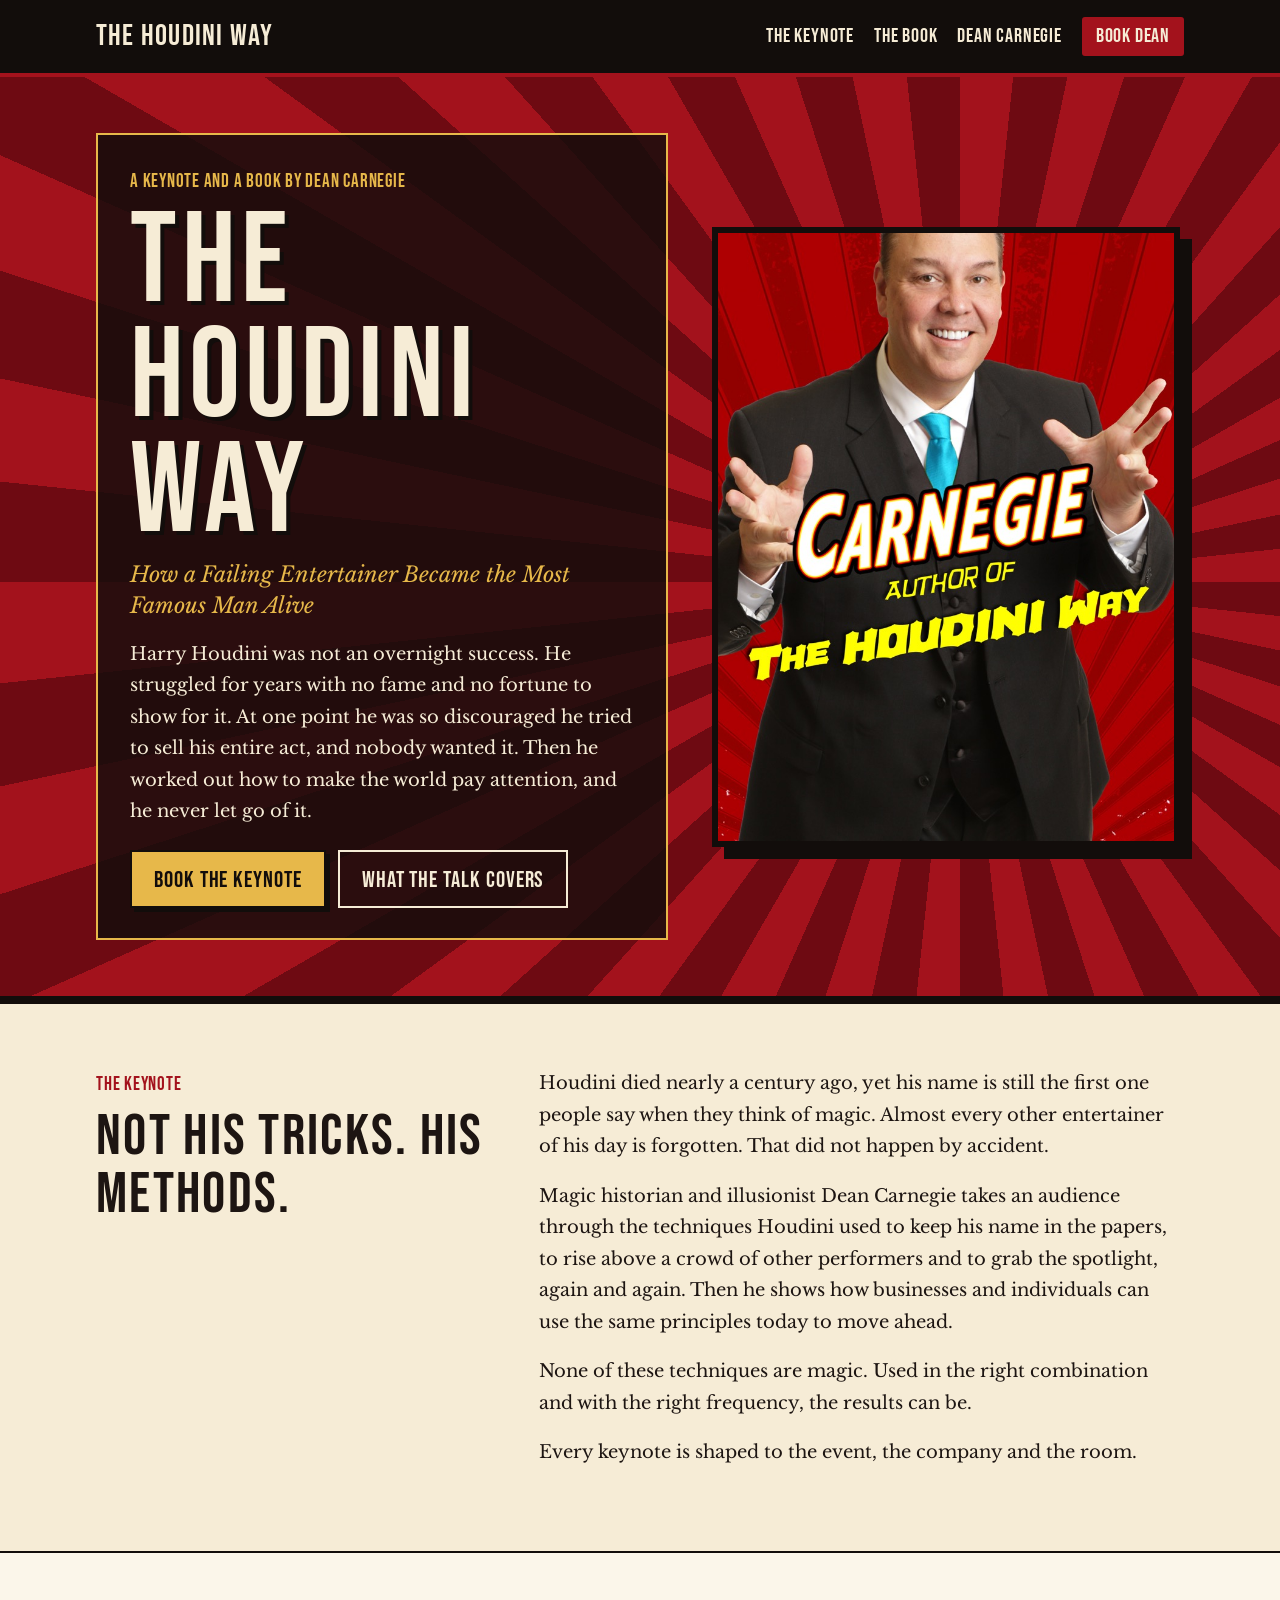
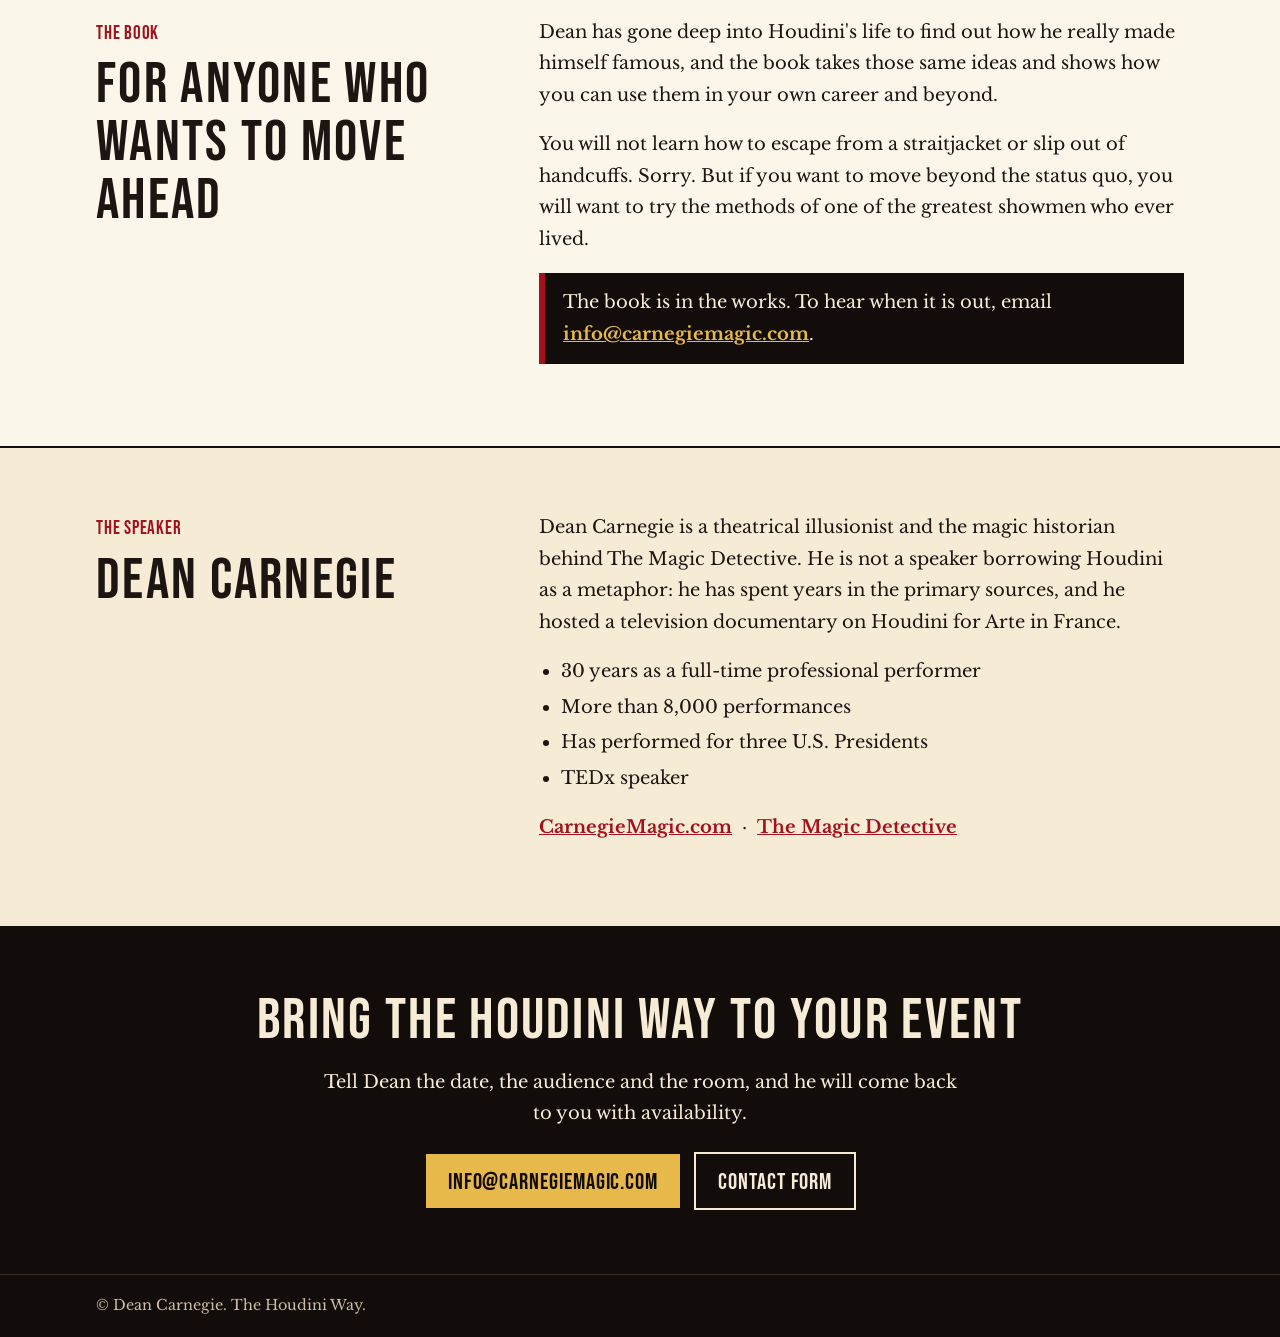
<file: index.html>
<!doctype html>
<html lang="en">
<head>
<meta charset="utf-8">
<meta name="viewport" content="width=device-width, initial-scale=1">
<title>The Houdini Way | Keynote and Book by Dean Carnegie</title>
<meta name="description" content="The Houdini Way: How a Failing Entertainer Became the Most Famous Man Alive. A keynote and a book by magic historian and illusionist Dean Carnegie on the methods Houdini used to make himself famous, and how you can use them now.">
<link rel="canonical" href="https://houdinimarketingbook.com/">
<meta property="og:title" content="The Houdini Way | Dean Carnegie">
<meta property="og:description" content="How a Failing Entertainer Became the Most Famous Man Alive. A keynote and a book by Dean Carnegie.">
<meta property="og:image" content="https://houdinimarketingbook.com/img/carnegie-houdini-way.jpg">
<meta property="og:url" content="https://houdinimarketingbook.com/">
<meta property="og:type" content="website">
<link rel="icon" href="img/share.jpg">
<script type="application/ld+json">
{"@context": "https://schema.org", "@graph": [
 {"@type": "Person", "@id": "https://houdinimarketingbook.com/#dean", "name": "Dean Carnegie", "jobTitle": "Magic historian, illusionist and keynote speaker",
  "url": "https://carnegiemagic.com/", "sameAs": ["https://carnegiemagic.com/", "https://themagicdetective.com/", "https://en.wikipedia.org/wiki/Dean_Carnegie"]},
 {"@type": "Service", "name": "The Houdini Way", "serviceType": "Keynote speech", "provider": {"@id": "https://houdinimarketingbook.com/#dean"},
  "description": "How a Failing Entertainer Became the Most Famous Man Alive. The methods Houdini used to make himself famous, and how businesses and individuals can use them now."}
]}
</script>
<link rel="preconnect" href="https://fonts.googleapis.com">
<link rel="preconnect" href="https://fonts.gstatic.com" crossorigin>
<link href="https://fonts.googleapis.com/css2?family=Bebas+Neue&family=Libre+Baskerville:ital,wght@0,400;0,700;1,400&display=swap" rel="stylesheet">
<link rel="stylesheet" href="style.css">
</head>
<body>
<header class="top">
  <div class="wrap bar">
    <a class="mark" href="./">The Houdini Way</a>
    <nav aria-label="Main"><a href="#keynote">The Keynote</a><a href="#book">The Book</a><a href="#dean">Dean Carnegie</a><a class="cta" href="#contact">Book Dean</a></nav>
  </div>
</header>

<main>
<section class="hero">
  <div class="wrap hero-row">
    <div class="hero-text">
      <p class="eyebrow">A keynote and a book by Dean Carnegie</p>
      <h1>The Houdini Way</h1>
      <p class="sub">How a Failing Entertainer Became the Most Famous Man Alive</p>
      <p class="lede">Harry Houdini was not an overnight success. He struggled for years with no fame and no
      fortune to show for it. At one point he was so discouraged he tried to sell his entire act, and nobody
      wanted it. Then he worked out how to make the world pay attention, and he never let go of it.</p>
      <div class="btns"><a class="btn" href="#contact">Book the keynote</a><a class="btn ghost" href="#keynote">What the talk covers</a></div>
    </div>
    <img class="hero-img" src="img/carnegie-houdini-way.jpg" alt="Dean Carnegie, author of The Houdini Way">
  </div>
</section>

<section class="band" id="keynote">
  <div class="wrap two">
    <div>
      <p class="eyebrow dark">The keynote</p>
      <h2>Not his tricks. His methods.</h2>
    </div>
    <div class="prose">
      <p>Houdini died nearly a century ago, yet his name is still the first one people say when they think of
      magic. Almost every other entertainer of his day is forgotten. That did not happen by accident.</p>
      <p>Magic historian and illusionist Dean Carnegie takes an audience through the techniques Houdini used to
      keep his name in the papers, to rise above a crowd of other performers and to grab the spotlight, again and
      again. Then he shows how businesses and individuals can use the same principles today to move ahead.</p>
      <p>None of these techniques are magic. Used in the right combination and with the right frequency, the
      results can be.</p>
      <p>Every keynote is shaped to the event, the company and the room.</p>
    </div>
  </div>
</section>

<section class="plain" id="book">
  <div class="wrap two">
    <div>
      <p class="eyebrow">The book</p>
      <h2>For anyone who wants to move ahead</h2>
    </div>
    <div class="prose">
      <p>Dean has gone deep into Houdini's life to find out how he really made himself famous, and the book takes
      those same ideas and shows how you can use them in your own career and beyond.</p>
      <p>You will not learn how to escape from a straitjacket or slip out of handcuffs. Sorry. But if you want to
      move beyond the status quo, you will want to try the methods of one of the greatest showmen who ever lived.</p>
      <p class="status">The book is in the works. To hear when it is out, email
      <a href="mailto:info@carnegiemagic.com?subject=The%20Houdini%20Way%20book">info@carnegiemagic.com</a>.</p>
    </div>
  </div>
</section>

<section class="band" id="dean">
  <div class="wrap two">
    <div>
      <p class="eyebrow dark">The speaker</p>
      <h2>Dean Carnegie</h2>
    </div>
    <div class="prose">
      <p>Dean Carnegie is a theatrical illusionist and the magic historian behind The Magic Detective. He is not a
      speaker borrowing Houdini as a metaphor: he has spent years in the primary sources, and he hosted a
      television documentary on Houdini for Arte in France.</p>
      <ul class="facts">
        <li>30 years as a full-time professional performer</li>
        <li>More than 8,000 performances</li>
        <li>Has performed for three U.S. Presidents</li>
        <li>TEDx speaker</li>
      </ul>
      <p><a href="https://carnegiemagic.com/">CarnegieMagic.com</a> &nbsp;·&nbsp; <a href="https://themagicdetective.com/">The Magic Detective</a></p>
    </div>
  </div>
</section>

<section class="contact" id="contact">
  <div class="wrap center">
    <h2>Bring The Houdini Way to your event</h2>
    <p>Tell Dean the date, the audience and the room, and he will come back to you with availability.</p>
    <div class="btns center"><a class="btn" href="mailto:info@carnegiemagic.com?subject=The%20Houdini%20Way%20keynote">info@carnegiemagic.com</a><a class="btn ghost light" href="https://carnegiemagic.com/contact/">Contact form</a></div>
  </div>
</section>
</main>

<footer class="foot"><div class="wrap">&copy; Dean Carnegie. The Houdini Way.</div></footer>
</body>
</html>
</file>
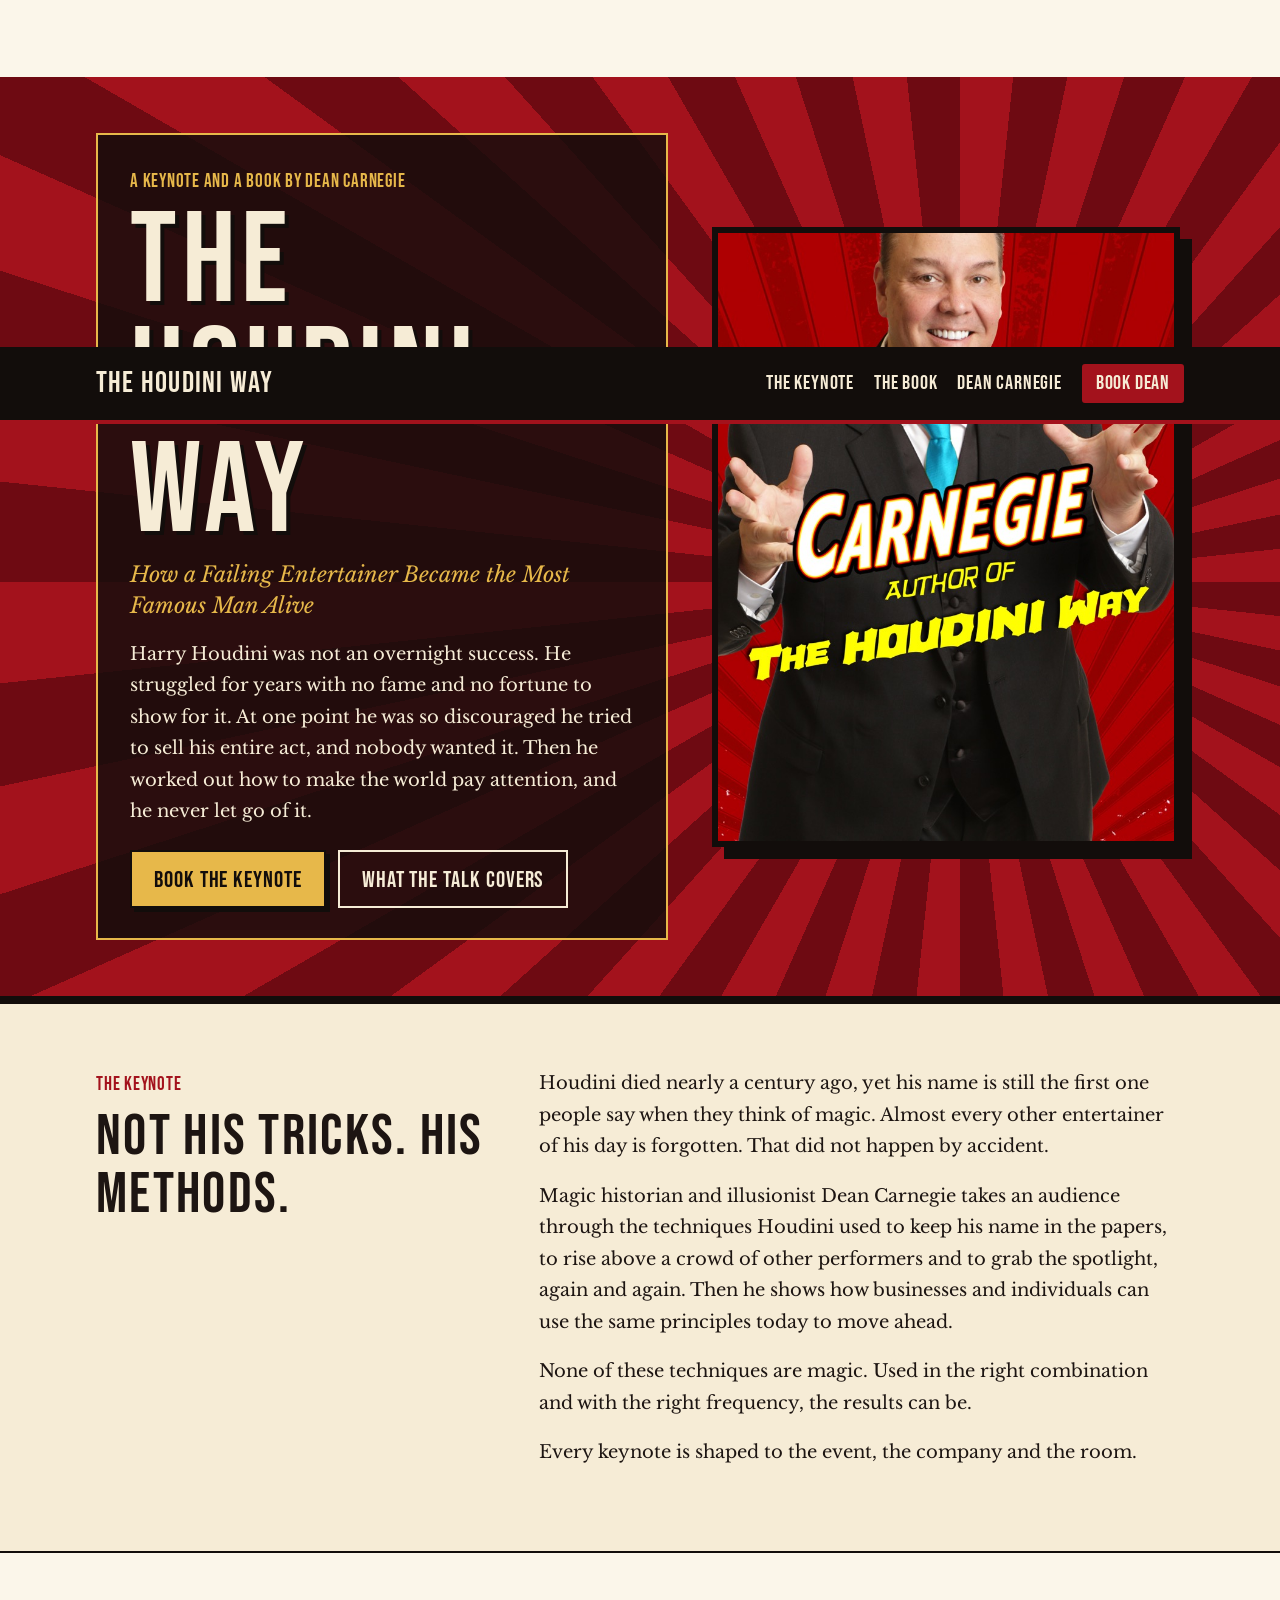
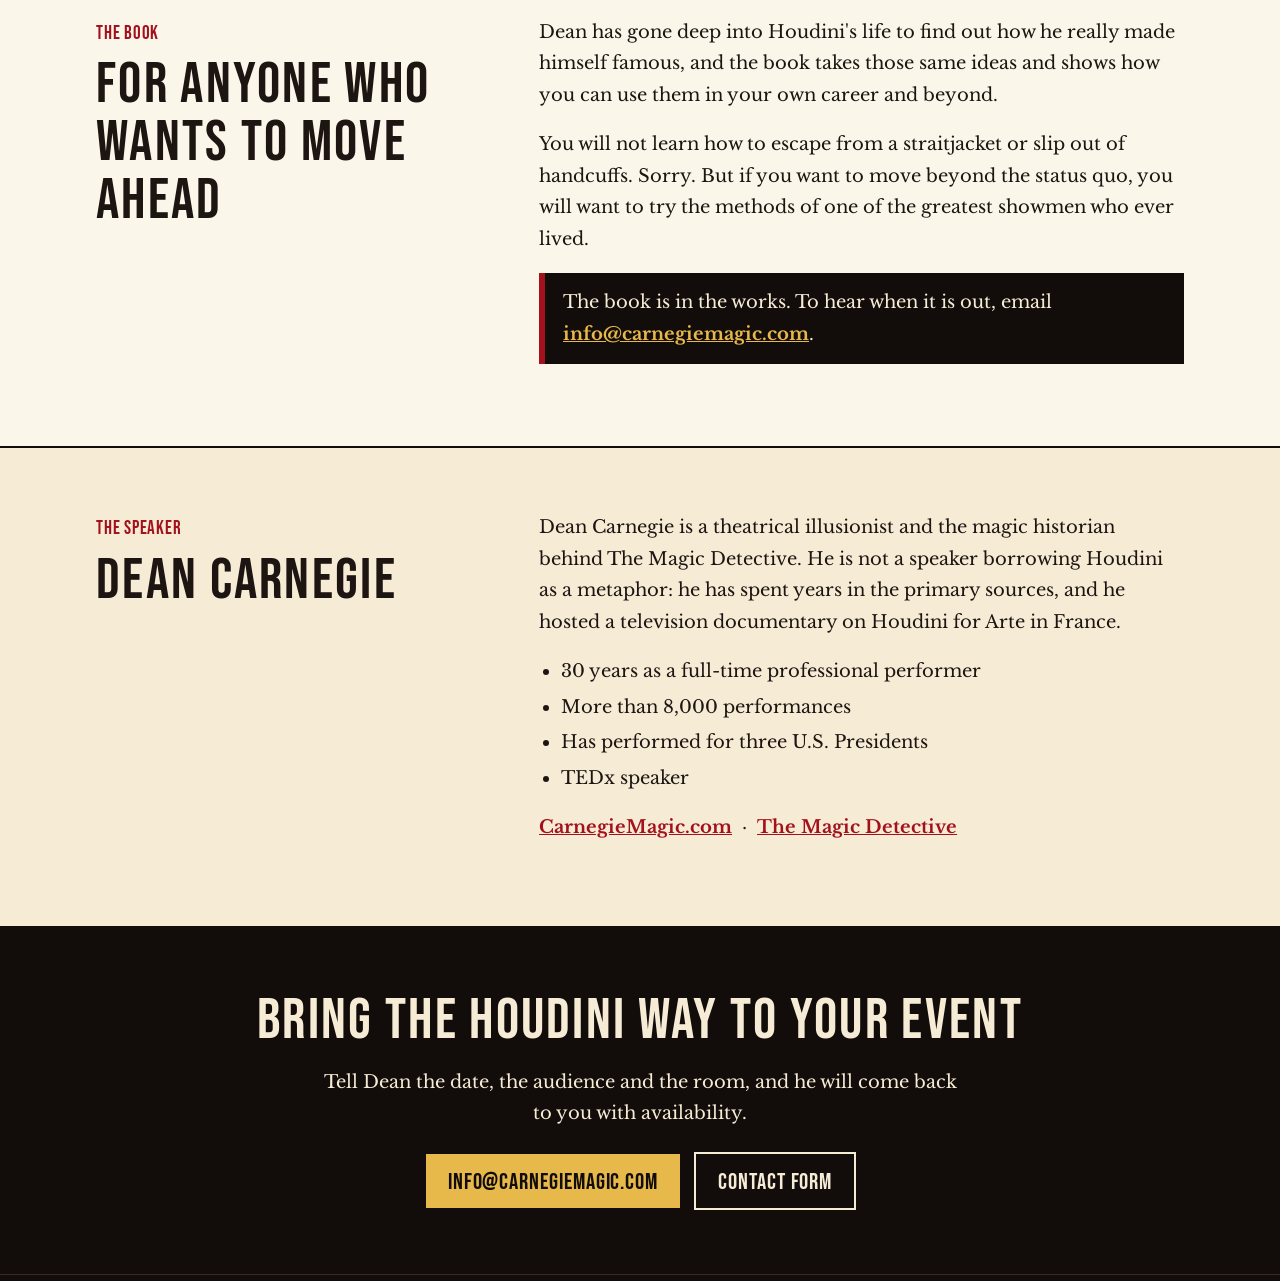
<file: houdini-marketing-key-note/index.html>
<!doctype html><meta charset="utf-8"><title>The Houdini Way</title><link rel="canonical" href="https://houdinimarketingbook.com/"><meta name="robots" content="noindex"><meta http-equiv="refresh" content="0; url=../#keynote"><a href="../#keynote">Continue</a>
</file>
<file: style.css>
:root {
  --red: #a3121c;
  --red-deep: #6e0a12;
  --black: #120d0b;
  --cream: #f6ecd6;
  --paper: #fbf6ea;
  --ink: #1d1512;
  --gold: #e7b84a;
}
* { box-sizing: border-box; }
html { -webkit-text-size-adjust: 100%; scroll-behavior: smooth; scroll-padding-top: 76px; }
body { margin: 0; background: var(--paper); color: var(--ink); font: 18px/1.75 "Libre Baskerville", Georgia, serif; }
img { max-width: 100%; height: auto; display: block; }
a { color: var(--red); font-weight: 700; }
h1, h2, .mark, .eyebrow, .btn, nav a { font-family: "Bebas Neue", Impact, sans-serif; font-weight: 400; letter-spacing: .04em; }
h1 { font-size: clamp(4rem, 12vw, 8rem); line-height: .9; margin: 0; color: var(--cream); text-shadow: 4px 4px 0 var(--black); }
h2 { font-size: clamp(2.4rem, 6vw, 3.6rem); line-height: 1; margin: 0 0 .3em; }
.wrap { max-width: 1120px; margin: 0 auto; padding: 0 16px; }
.center { text-align: center; justify-content: center; }

.top { position: sticky; top: 0; z-index: 10; background: var(--black); border-bottom: 4px solid var(--red); }
.bar { display: flex; align-items: center; justify-content: space-between; gap: 12px; flex-wrap: wrap; padding-top: 10px; padding-bottom: 10px; }
.mark { color: var(--cream); text-decoration: none; font-size: 1.9rem; }
nav { display: flex; flex-wrap: wrap; align-items: center; gap: 4px 20px; }
nav a { color: var(--cream); text-decoration: none; font-size: 1.25rem; }
nav a:hover { color: var(--gold); }
nav a.cta { background: var(--red); padding: 2px 14px; border-radius: 3px; }

.hero { background: repeating-conic-gradient(from 0deg at 75% 55%, var(--red) 0 6deg, var(--red-deep) 6deg 12deg); color: var(--cream); padding: 56px 0; border-bottom: 6px solid var(--black); }
.hero-row { display: grid; grid-template-columns: 1.2fr 1fr; gap: 40px; align-items: center; }
.hero-text { background: rgba(18, 13, 11, .82); padding: 30px 32px; border: 2px solid var(--gold); }
.eyebrow { text-transform: uppercase; font-size: 1.2rem; color: var(--gold); margin: 0 0 6px; }
.eyebrow.dark { color: var(--red); }
.sub { font-style: italic; font-size: 1.35rem; line-height: 1.4; color: var(--gold); margin: 10px 0 18px; }
.lede { margin: 0; color: var(--cream); }
.hero-img { border: 6px solid var(--black); box-shadow: 12px 12px 0 var(--black); max-height: 620px; width: auto; justify-self: center; }

.btns { display: flex; flex-wrap: wrap; gap: 12px; margin-top: 22px; }
.btn { display: inline-block; background: var(--gold); color: var(--black); text-decoration: none; font-size: 1.45rem; padding: 8px 22px 6px; border: 2px solid var(--black); box-shadow: 4px 4px 0 var(--black); }
.btn:hover { transform: translate(1px, 1px); box-shadow: 3px 3px 0 var(--black); }
.btn.ghost { background: transparent; color: var(--cream); border-color: var(--cream); box-shadow: none; }
.btn.ghost.light { color: var(--cream); }

.band, .plain { padding: 64px 0; }
.band { background: var(--cream); border-top: 2px solid var(--black); border-bottom: 2px solid var(--black); }
.two { display: grid; grid-template-columns: 1fr 1.6fr; gap: 40px; align-items: start; }
.prose p { margin: 0 0 1em; }
.status { background: var(--black); color: var(--cream); padding: 14px 18px; border-left: 6px solid var(--red); }
.status a { color: var(--gold); }
.facts { margin: 0 0 1em; padding-left: 22px; }
.facts li { margin-bottom: 4px; }

.contact { background: var(--black); color: var(--cream); padding: 64px 0; }
.contact h2 { color: var(--cream); }
.contact p { max-width: 36em; margin: 0 auto; }
.foot { background: var(--black); color: #cdbfa3; border-top: 1px solid #3a2a22; padding: 18px 0; font-size: .9rem; }

@media (max-width: 800px) {
  .hero-row, .two { grid-template-columns: 1fr; gap: 24px; }
  .hero-text { padding: 22px 20px; }
  .hero-img { max-height: 460px; }
}
.plain .eyebrow { color: var(--red); }
</file>
